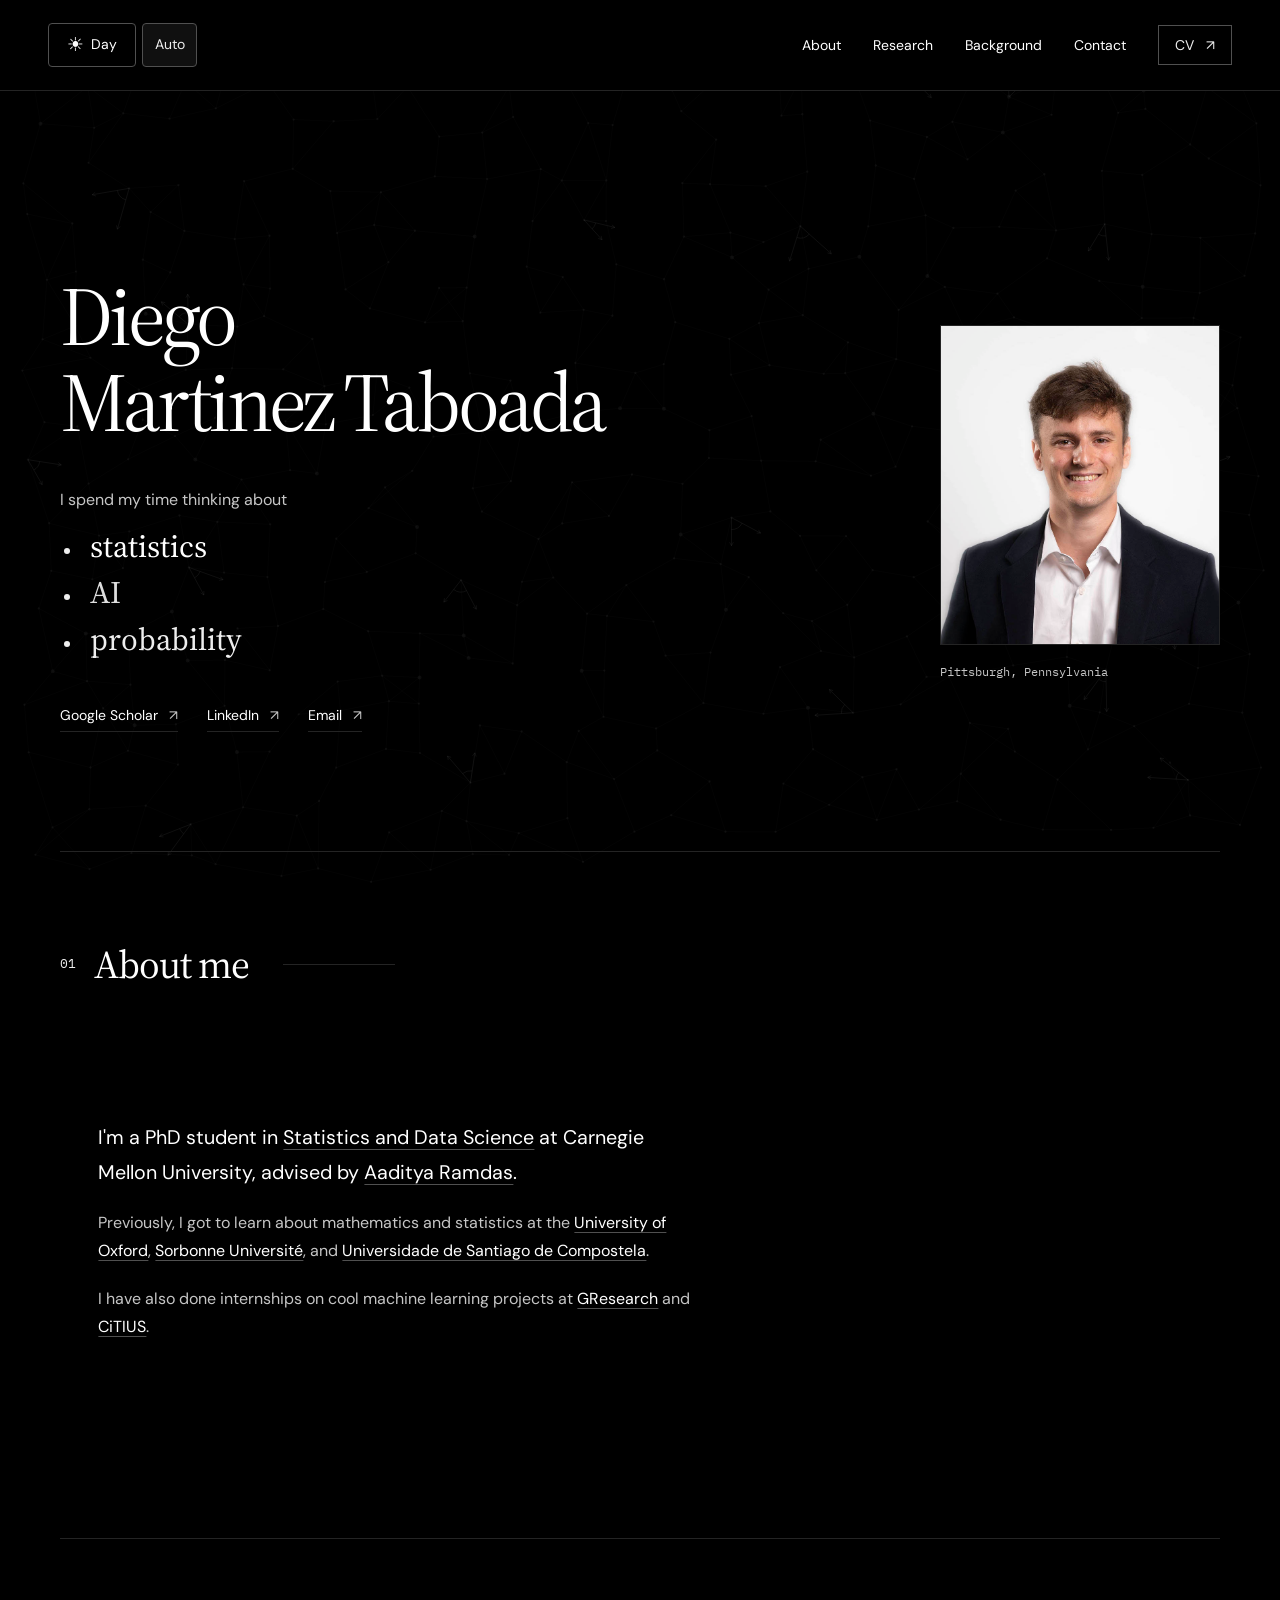
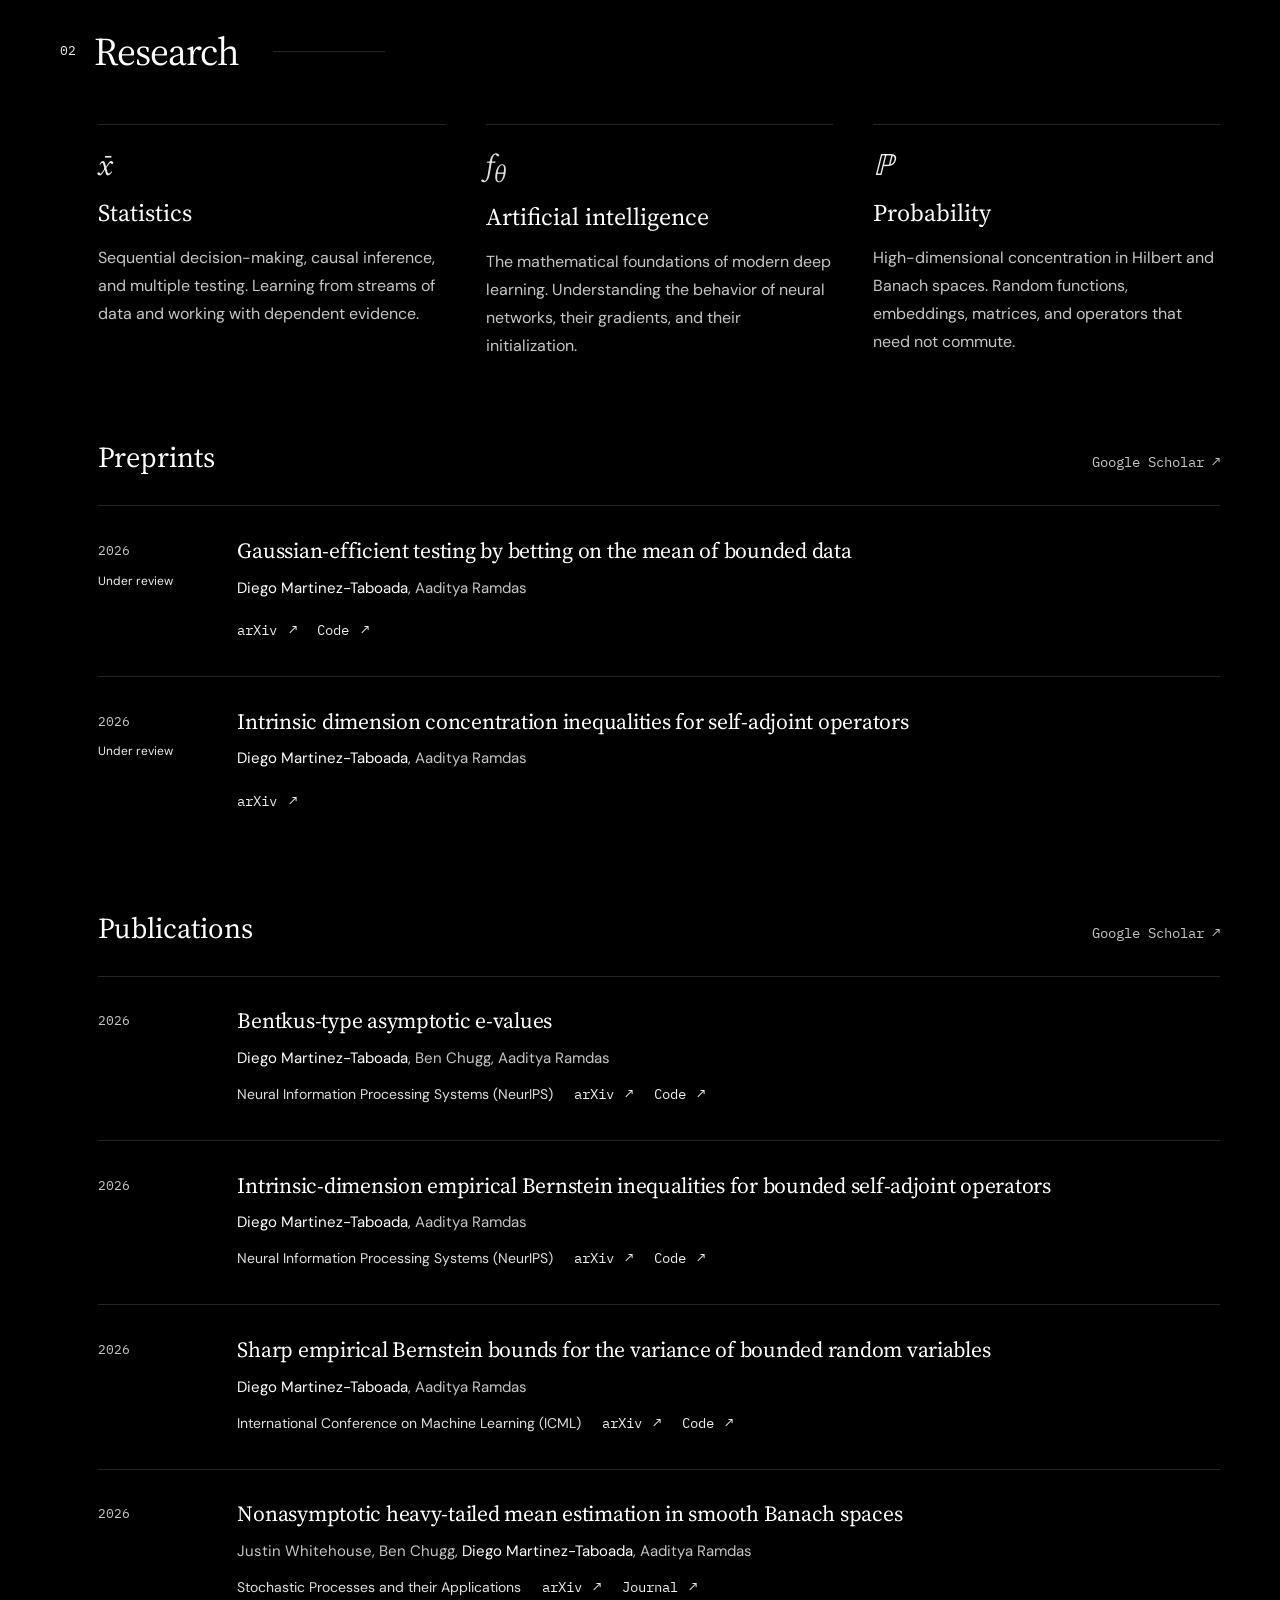
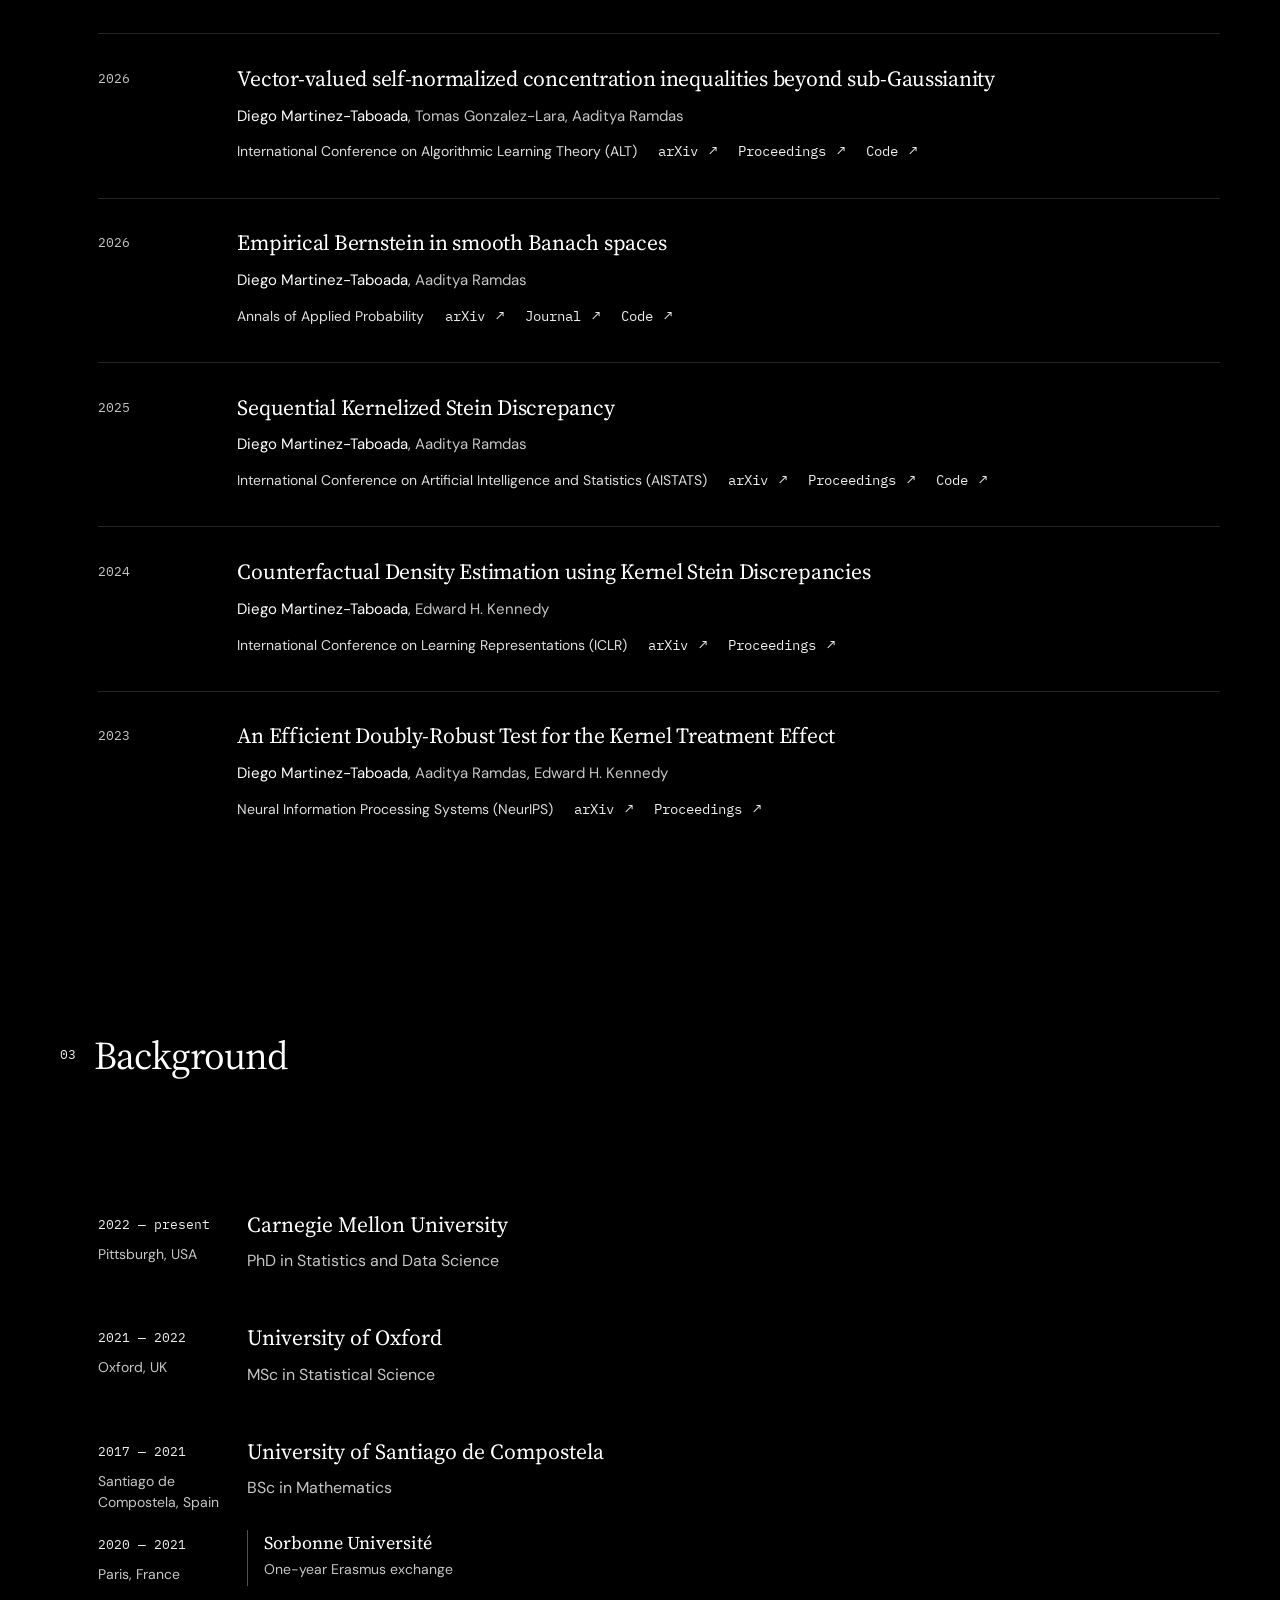
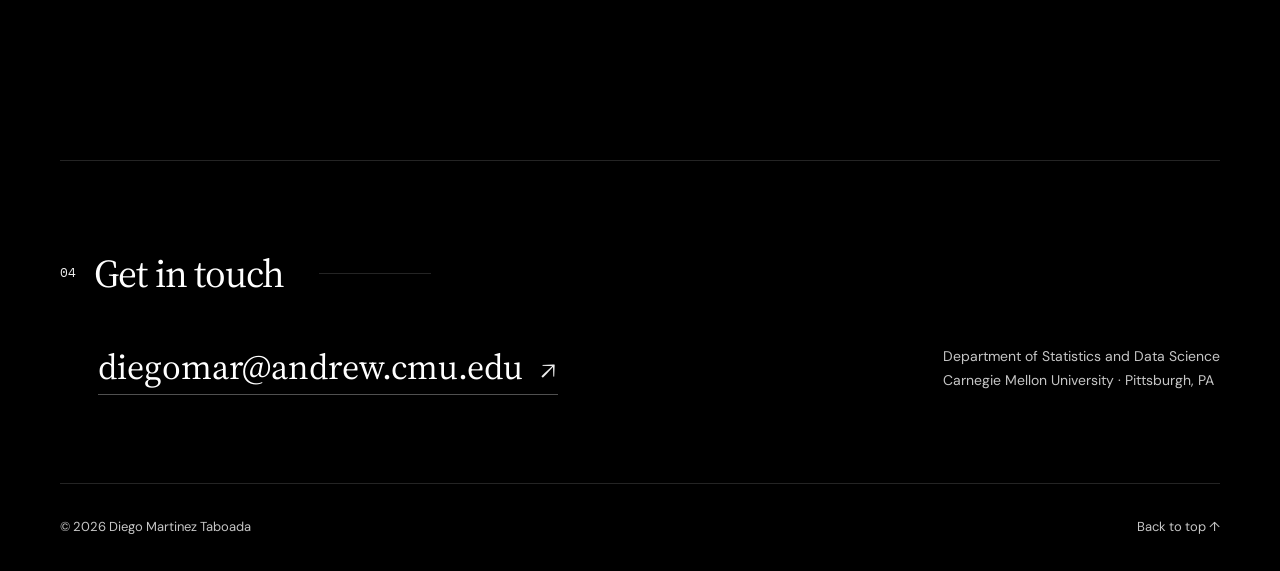
<file: index.html>
<!doctype html>
<html lang="en">
<head>
  <meta charset="utf-8">
  <meta name="viewport" content="width=device-width, initial-scale=1">
  <meta name="theme-color" content="#000000">
  <script src="theme.js"></script>
  <meta name="description" content="Diego Martinez Taboada — PhD student in Statistics and Data Science at Carnegie Mellon University. Research in statistics, artificial intelligence, and probability.">
  <title>Diego Martinez Taboada · Statistics, AI &amp; Probability</title>
  <link rel="icon" href="favicon.svg" type="image/svg+xml">
  <link rel="preconnect" href="https://fonts.googleapis.com">
  <link rel="preconnect" href="https://fonts.gstatic.com" crossorigin>
  <link href="https://fonts.googleapis.com/css2?family=DM+Sans:wght@400;450;500;600;700&amp;family=IBM+Plex+Mono:wght@400;500&amp;family=Source+Serif+4:ital,opsz,wght@0,8..60,400;0,8..60,500;0,8..60,600;1,8..60,400&amp;display=swap" rel="stylesheet">
  <link rel="stylesheet" href="styles.css">
  <script src="assets/math-network.js" defer></script>
  <script src="assets/shell-network.js" defer></script>
  <script src="background.js" defer></script>
  <script src="script.js" defer></script>
</head>
<body>
  <div class="math-background" aria-hidden="true"><canvas id="math-background"></canvas></div>
  <a class="skip-link" href="#main">Skip to content</a>
  <header class="site-header">
    <div class="header-inner">
      <div class="theme-controls" role="group" aria-label="Appearance" hidden>
        <button class="theme-toggle" data-theme-toggle type="button" aria-label="Switch to night mode"><span class="theme-icon" data-theme-icon aria-hidden="true">☾</span><span data-theme-label>Night</span></button>
        <button class="theme-auto" data-theme-auto type="button" aria-pressed="true" aria-label="Use local time for day and night" title="Follow local time: day from 7 a.m. to 7 p.m.">Auto</button>
      </div>
      <button class="nav-toggle" type="button" aria-controls="main-navigation" aria-expanded="false">Menu <span class="menu-icon" aria-hidden="true"></span></button>
      <nav class="navigation" id="main-navigation" aria-label="Main navigation">
        <a href="#about">About</a>
        <a href="#research">Research</a>
        <!-- Temporarily hidden; restore together with the notes section.
        <a href="#notes">Research notes</a>
        -->
        <a href="#education">Background</a>
        <a href="#contact">Contact</a>
        <a href="CV.pdf" class="cv-link" target="_blank" rel="noopener">CV <span aria-hidden="true">↗</span></a>
      </nav>
    </div>
  </header>

  <main id="main">
    <section class="hero wrap" id="home" aria-labelledby="hero-title">
      <div class="hero-copy">
        <h1 id="hero-title">Diego<br>Martinez Taboada</h1>
        <div class="focus-block">
          <p class="focus-lead">I spend my time thinking about</p>
          <ul class="focus-list" aria-label="Research interests">
            <li><span class="sr-only">statistics</span><span class="typed-phrase" aria-hidden="true" data-phrase="statistics">statistics</span></li>
            <li><span class="sr-only">AI</span><span class="typed-phrase" aria-hidden="true" data-phrase="AI">AI</span></li>
            <li><span class="sr-only">probability</span><span class="typed-phrase" aria-hidden="true" data-phrase="probability">probability</span></li>
          </ul>
        </div>
        <div class="hero-links">
          <a href="https://scholar.google.com/citations?user=9-p1MCsAAAAJ&amp;hl=en" target="_blank" rel="noopener">Google Scholar <span aria-hidden="true">↗</span></a>
          <a href="https://www.linkedin.com/in/diego-martinez-taboada/" target="_blank" rel="noopener">LinkedIn <span aria-hidden="true">↗</span></a>
          <a href="mailto:diegomar@andrew.cmu.edu">Email <span aria-hidden="true">↗</span></a>
        </div>
      </div>
      <figure class="portrait hero-portrait"><img src="profile.jpg" alt="Diego Martinez Taboada" width="280" height="320"><figcaption>Pittsburgh, Pennsylvania</figcaption></figure>
    </section>

    <section class="section wrap about-section" id="about" aria-labelledby="about-title">
      <div class="section-heading"><span class="section-number" aria-hidden="true">01</span><h2 id="about-title">About me</h2><span class="heading-rule"></span></div>
      <div class="about-grid">
        <div class="about-copy">
          <p class="lede">I'm a PhD student in <a href="https://www.cmu.edu/dietrich/statistics-datascience/index.html" target="_blank" rel="noopener">Statistics and Data Science</a> at Carnegie Mellon University, advised by <a href="https://www.stat.cmu.edu/~aramdas/" target="_blank" rel="noopener">Aaditya Ramdas</a>.</p>
          <p>Previously, I got to learn about mathematics and statistics at the <a href="https://www.stats.ox.ac.uk" target="_blank" rel="noopener">University of Oxford</a>, <a href="https://www.sorbonne-universite.fr/en" target="_blank" rel="noopener">Sorbonne Université</a>, and <a href="https://www.usc.gal/en" target="_blank" rel="noopener">Universidade de Santiago de Compostela</a>.</p>
          <p>I have also done internships on cool machine learning projects at <a href="https://www.gresearch.com" target="_blank" rel="noopener">GResearch</a> and <a href="https://citius.gal" target="_blank" rel="noopener">CiTIUS</a>.</p>
        </div>
        <div class="about-map" aria-hidden="true"><img src="assets/spain-network.svg" alt="" width="800" height="700" loading="lazy"></div>
      </div>
    </section>

    <section class="section wrap" id="research" aria-labelledby="research-title">
      <div class="section-heading"><span class="section-number" aria-hidden="true">02</span><h2 id="research-title">Research</h2><span class="heading-rule"></span></div>
      <div class="research-themes">
        <div class="research-theme"><span class="math-symbol" aria-hidden="true">x̄</span><h3>Statistics</h3><p>Sequential decision-making, causal inference, and multiple testing. Learning from streams of data and working with dependent evidence.</p></div>
        <div class="research-theme"><span class="math-symbol" aria-hidden="true">f<sub>θ</sub></span><h3>Artificial intelligence</h3><p>The mathematical foundations of modern deep learning. Understanding the behavior of neural networks, their gradients, and their initialization.</p></div>
        <div class="research-theme"><span class="math-symbol" aria-hidden="true">ℙ</span><h3>Probability</h3><p>High-dimensional concentration in Hilbert and Banach spaces. Random functions, embeddings, matrices, and operators that need not commute.</p></div>
      </div>

      <div class="paper-heading" id="preprints"><h3>Preprints</h3><a class="small-label scholar-link" href="https://scholar.google.com/citations?user=9-p1MCsAAAAJ&amp;hl=en" target="_blank" rel="noopener">Google Scholar <span aria-hidden="true">↗</span></a></div>
      <ol class="paper-list">
        <li class="paper">
          <div class="paper-year">2026<span class="paper-status">Under review</span></div>
          <div class="paper-content"><h4>Gaussian-efficient testing by betting on the mean of bounded data</h4><p class="paper-authors"><span class="me">Diego Martinez-Taboada</span>, Aaditya Ramdas</p><div class="paper-links"><a href="https://arxiv.org/abs/2608.21694" target="_blank" rel="noopener">arXiv <span aria-hidden="true">↗</span></a><a href="https://github.com/DMartinezT/betting" target="_blank" rel="noopener">Code <span aria-hidden="true">↗</span></a></div></div>
        </li>
        <li class="paper">
          <div class="paper-year">2026<span class="paper-status">Under review</span></div>
          <div class="paper-content"><h4>Intrinsic dimension concentration inequalities for self-adjoint operators</h4><p class="paper-authors"><span class="me">Diego Martinez-Taboada</span>, Aaditya Ramdas</p><div class="paper-links"><a href="https://arxiv.org/abs/2602.13465" target="_blank" rel="noopener">arXiv <span aria-hidden="true">↗</span></a></div></div>
        </li>
      </ol>

      <div class="paper-heading" id="publications"><h3>Publications</h3><a class="small-label scholar-link" href="https://scholar.google.com/citations?user=9-p1MCsAAAAJ&amp;hl=en" target="_blank" rel="noopener">Google Scholar <span aria-hidden="true">↗</span></a></div>
      <ol class="paper-list">
        <li class="paper">
          <div class="paper-year">2026</div>
          <div class="paper-content"><h4>Bentkus-type asymptotic e-values</h4><p class="paper-authors"><span class="me">Diego Martinez-Taboada</span>, Ben Chugg, Aaditya Ramdas</p><div class="paper-publication"><p class="paper-venue">Neural Information Processing Systems (NeurIPS)</p><div class="paper-links"><a href="https://arxiv.org/abs/2606.06332" target="_blank" rel="noopener">arXiv <span aria-hidden="true">↗</span></a><a href="https://github.com/DMartinezT/bentkus_evalues" target="_blank" rel="noopener">Code <span aria-hidden="true">↗</span></a></div></div></div>
        </li>
        <li class="paper">
          <div class="paper-year">2026</div>
          <div class="paper-content"><h4>Intrinsic-dimension empirical Bernstein inequalities for bounded self-adjoint operators</h4><p class="paper-authors"><span class="me">Diego Martinez-Taboada</span>, Aaditya Ramdas</p><div class="paper-publication"><p class="paper-venue">Neural Information Processing Systems (NeurIPS)</p><div class="paper-links"><a href="https://arxiv.org/abs/2605.15278" target="_blank" rel="noopener">arXiv <span aria-hidden="true">↗</span></a><a href="https://github.com/DMartinezT/empirical_bernstein_matrix" target="_blank" rel="noopener">Code <span aria-hidden="true">↗</span></a></div></div></div>
        </li>
        <li class="paper">
          <div class="paper-year">2026</div>
          <div class="paper-content"><h4>Sharp empirical Bernstein bounds for the variance of bounded random variables</h4><p class="paper-authors"><span class="me">Diego Martinez-Taboada</span>, Aaditya Ramdas</p><div class="paper-publication"><p class="paper-venue">International Conference on Machine Learning (ICML)</p><div class="paper-links"><a href="https://arxiv.org/abs/2505.01987" target="_blank" rel="noopener">arXiv <span aria-hidden="true">↗</span></a><a href="https://github.com/DMartinezT/emp_bernstein_variance" target="_blank" rel="noopener">Code <span aria-hidden="true">↗</span></a></div></div></div>
        </li>
        <li class="paper">
          <div class="paper-year">2026</div>
          <div class="paper-content"><h4>Nonasymptotic heavy-tailed mean estimation in smooth Banach spaces</h4><p class="paper-authors">Justin Whitehouse, Ben Chugg, <span class="me">Diego Martinez-Taboada</span>, Aaditya Ramdas</p><div class="paper-publication"><p class="paper-venue">Stochastic Processes and their Applications</p><div class="paper-links"><a href="https://arxiv.org/abs/2411.11271" target="_blank" rel="noopener">arXiv <span aria-hidden="true">↗</span></a><a href="https://www.sciencedirect.com/science/article/abs/pii/S0304414926000918" target="_blank" rel="noopener">Journal <span aria-hidden="true">↗</span></a></div></div></div>
        </li>
        <li class="paper">
          <div class="paper-year">2026</div>
          <div class="paper-content"><h4>Vector-valued self-normalized concentration inequalities beyond sub-Gaussianity</h4><p class="paper-authors"><span class="me">Diego Martinez-Taboada</span>, Tomas Gonzalez-Lara, Aaditya Ramdas</p><div class="paper-publication"><p class="paper-venue">International Conference on Algorithmic Learning Theory (ALT)</p><div class="paper-links"><a href="https://arxiv.org/abs/2511.03606" target="_blank" rel="noopener">arXiv <span aria-hidden="true">↗</span></a><a href="https://proceedings.mlr.press/v313/martinez-taboada26a.html" target="_blank" rel="noopener">Proceedings <span aria-hidden="true">↗</span></a><a href="https://github.com/DMartinezT/self_normalized" target="_blank" rel="noopener">Code <span aria-hidden="true">↗</span></a></div></div></div>
        </li>
        <li class="paper">
          <div class="paper-year">2026</div>
          <div class="paper-content"><h4>Empirical Bernstein in smooth Banach spaces</h4><p class="paper-authors"><span class="me">Diego Martinez-Taboada</span>, Aaditya Ramdas</p><div class="paper-publication"><p class="paper-venue">Annals of Applied Probability</p><div class="paper-links"><a href="https://arxiv.org/abs/2409.06060" target="_blank" rel="noopener">arXiv <span aria-hidden="true">↗</span></a><a href="https://projecteuclid.org/journals/annals-of-applied-probability/volume-36/issue-3/Empirical-Bernstein-in-smooth-Banach-spaces/10.1214/25-AAP2277.full" target="_blank" rel="noopener">Journal <span aria-hidden="true">↗</span></a><a href="https://github.com/DMartinezT/empirical_bernstein_smooth_banach_spaces" target="_blank" rel="noopener">Code <span aria-hidden="true">↗</span></a></div></div></div>
        </li>
        <li class="paper">
          <div class="paper-year">2025</div>
          <div class="paper-content"><h4>Sequential Kernelized Stein Discrepancy</h4><p class="paper-authors"><span class="me">Diego Martinez-Taboada</span>, Aaditya Ramdas</p><div class="paper-publication"><p class="paper-venue">International Conference on Artificial Intelligence and Statistics (AISTATS)</p><div class="paper-links"><a href="https://arxiv.org/abs/2409.17505" target="_blank" rel="noopener">arXiv <span aria-hidden="true">↗</span></a><a href="https://proceedings.mlr.press/v258/martinez-taboada25a.html" target="_blank" rel="noopener">Proceedings <span aria-hidden="true">↗</span></a><a href="https://github.com/DMartinezT/sequential_ksd" target="_blank" rel="noopener">Code <span aria-hidden="true">↗</span></a></div></div></div>
        </li>
        <li class="paper">
          <div class="paper-year">2024</div>
          <div class="paper-content"><h4>Counterfactual Density Estimation using Kernel Stein Discrepancies</h4><p class="paper-authors"><span class="me">Diego Martinez-Taboada</span>, Edward H. Kennedy</p><div class="paper-publication"><p class="paper-venue">International Conference on Learning Representations (ICLR)</p><div class="paper-links"><a href="https://arxiv.org/abs/2309.16129" target="_blank" rel="noopener">arXiv <span aria-hidden="true">↗</span></a><a href="https://proceedings.iclr.cc/paper_files/paper/2024/file/ff0da832a110c6537e885cdfbac80a94-Paper-Conference.pdf" target="_blank" rel="noopener">Proceedings <span aria-hidden="true">↗</span></a></div></div></div>
        </li>
        <li class="paper">
          <div class="paper-year">2023</div>
          <div class="paper-content"><h4>An Efficient Doubly-Robust Test for the Kernel Treatment Effect</h4><p class="paper-authors"><span class="me">Diego Martinez-Taboada</span>, Aaditya Ramdas, Edward H. Kennedy</p><div class="paper-publication"><p class="paper-venue">Neural Information Processing Systems (NeurIPS)</p><div class="paper-links"><a href="https://arxiv.org/abs/2304.13237" target="_blank" rel="noopener">arXiv <span aria-hidden="true">↗</span></a><a href="https://proceedings.neurips.cc/paper_files/paper/2023/file/bccdd196d798a51a4961989984a9ed4a-Paper-Conference.pdf" target="_blank" rel="noopener">Proceedings <span aria-hidden="true">↗</span></a></div></div></div>
        </li>
      </ol>
    </section>

    <!-- Research notes temporarily hidden. To restore, uncomment this section and its navigation link,
         then change Background and Contact section numbers back to 04 and 05.
    <section class="section wrap" id="notes" aria-labelledby="notes-title">
      <div class="section-heading"><span class="section-number" aria-hidden="true">03</span><h2 id="notes-title">Research notes</h2><span class="heading-rule"></span></div>
      <p class="notes-intro">Notes I've written with help from my generative friends, revisiting topics from the original papers and explaining them differently to help things click.</p>
      <ol class="paper-list">
        <li class="paper">
          <div class="note-meta">
            <time class="paper-year" datetime="2026-09-24">24 Sep 2026</time>
            <div class="paper-links"><a href="research_notes/nn_parametrization/ntk-and-lazy-training.html">Read note <span aria-hidden="true">→</span></a></div>
          </div>
          <div class="paper-content">
            <h3><a href="research_notes/nn_parametrization/ntk-and-lazy-training.html">NNGP, NTK, and lazy training: what exactly freezes?</a></h3>
            <p class="note-description">Why some wide networks follow their linearization, how parametrization selects the limit, and where feature learning enters.</p>
          </div>
        </li>
        <li class="paper">
          <div class="note-meta">
            <time class="paper-year" datetime="2026-09-24">24 Sep 2026</time>
            <div class="paper-links"><a href="research_notes/nn_parametrization/mean-field-feature-learning.html">Read note <span aria-hidden="true">→</span></a></div>
          </div>
          <div class="paper-content">
            <h3><a href="research_notes/nn_parametrization/mean-field-feature-learning.html">Mean-field feature learning: a network as a distribution of neurons</a></h3>
            <p class="note-description">How trainable neurons become a moving probability distribution, why the learning-rate clock matters, and how the two-layer mean-field limit connects to μP.</p>
          </div>
        </li>
        <li class="paper">
          <div class="note-meta">
            <time class="paper-year" datetime="2026-09-24">24 Sep 2026</time>
            <div class="paper-links"><a href="research_notes/nn_parametrization/dynamical-isometry.html">Read note <span aria-hidden="true">→</span></a></div>
          </div>
          <div class="paper-content">
            <h3><a href="research_notes/nn_parametrization/dynamical-isometry.html">Dynamical isometry: why variance preservation is insufficient</a></h3>
            <p class="note-description">From average gradient size to the full Jacobian spectrum: how initialization, nonlinear gates, and residual products shape the directions a network preserves or loses.</p>
          </div>
        </li>
        <li class="paper">
          <div class="note-meta">
            <time class="paper-year" datetime="2026-09-24">24 Sep 2026</time>
            <div class="paper-links"><a href="research_notes/nn_parametrization/normalization-and-residual-parametrization.html">Read note <span aria-hidden="true">→</span></a></div>
          </div>
          <div class="paper-content">
            <h3><a href="research_notes/nn_parametrization/normalization-and-residual-parametrization.html">Normalization and residual parametrization: how they change optimization</a></h3>
            <p class="note-description">The geometry of LayerNorm and RMSNorm, effective learning rates for scale-invariant weights, and the stability principles behind pre-LN, Fixup, and DeepNorm.</p>
          </div>
        </li>
        <li class="paper">
          <div class="note-meta">
            <time class="paper-year" datetime="2026-09-24">24 Sep 2026</time>
            <div class="paper-links"><a href="research_notes/nn_parametrization/spectral-scaling-and-optimizer-geometry.html">Read note <span aria-hidden="true">→</span></a></div>
          </div>
          <div class="paper-content">
            <h3><a href="research_notes/nn_parametrization/spectral-scaling-and-optimizer-geometry.html">Spectral scaling and optimizer geometry: another derivation of μP</a></h3>
            <p class="note-description">How matrix action and stable rank explain maximal-update scaling, and how operator norms connect SGD, Adam, and orthogonalized updates.</p>
          </div>
        </li>
        <li class="paper">
          <div class="note-meta">
            <time class="paper-year" datetime="2026-09-24">24 Sep 2026</time>
            <div class="paper-links"><a href="research_notes/nn_parametrization/next-follow-ups.html">Read list <span aria-hidden="true">→</span></a></div>
          </div>
          <div class="paper-content">
            <h3><a href="research_notes/nn_parametrization/next-follow-ups.html">Neural-network parametrization: next follow-ups</a></h3>
            <p class="note-description">A reading list on attention scaling, unit scaling and u-μP, finite-width effects, and compute-optimal scaling laws.</p>
          </div>
        </li>
        <li class="paper">
          <div class="note-meta">
            <time class="paper-year" datetime="2026-09-22">22 Sep 2026</time>
            <div class="paper-links"><a href="research_notes/nn_parametrization/deep-information-propagation.html">Read note <span aria-hidden="true">→</span></a></div>
          </div>
          <div class="paper-content">
            <h3><a href="research_notes/nn_parametrization/deep-information-propagation.html">Deep information propagation: from MLPs to residual networks</a></h3>
            <p class="note-description">How signals, input geometry, and gradients propagate through depth, and how residual scaling connects initialization to μP, Depth-μP, and CompleteP.</p>
          </div>
        </li>
        <li class="paper">
          <div class="note-meta">
            <time class="paper-year" datetime="2026-09-18">18 Sep 2026</time>
            <div class="paper-links"><a href="research_notes/nn_parametrization/completep.html">Read note <span aria-hidden="true">→</span></a></div>
          </div>
          <div class="paper-content">
            <h3><a href="research_notes/nn_parametrization/completep.html">CompleteP: keeping deep networks fully nonlinear during learning</a></h3>
            <p class="note-description">Why inverse-depth residual scaling preserves nonlinear learning, and how AdamW hyperparameters scale across width and depth.</p>
          </div>
        </li>
        <li class="paper">
          <div class="note-meta">
            <time class="paper-year" datetime="2026-09-17">17 Sep 2026</time>
            <div class="paper-links"><a href="research_notes/nn_parametrization/tensor-programs-iv-v.html">Read note <span aria-hidden="true">→</span></a></div>
          </div>
          <div class="paper-content">
            <h3><a href="research_notes/nn_parametrization/tensor-programs-iv-v.html">Tensor Programs IV &amp; V: why μP and μTransfer work</a></h3>
            <p class="note-description">A width-scaling derivation of μP initialization and learning-rate rules, and why they enable hyperparameter transfer.</p>
          </div>
        </li>
        <li class="paper">
          <div class="note-meta">
            <time class="paper-year" datetime="2026-09-17">17 Sep 2026</time>
            <div class="paper-links"><a href="research_notes/nn_parametrization/tensor-programs-vi.html">Read note <span aria-hidden="true">→</span></a></div>
          </div>
          <div class="paper-content">
            <h3><a href="research_notes/nn_parametrization/tensor-programs-vi.html">Tensor Programs VI: from infinite width to infinite depth</a></h3>
            <p class="note-description">A working intuition for Depth-μP, residual scaling, and feature learning in the infinite-depth limit.</p>
          </div>
        </li>
      </ol>
    </section>

    -->

    <section class="section wrap education-section" id="education" aria-labelledby="education-title">
      <div class="section-heading"><span class="section-number" aria-hidden="true">03</span><h2 id="education-title">Background</h2></div>
      <div class="education-grid">
        <ol class="education-list">
          <li>
            <div class="education-meta"><span class="education-year">2022 — present</span><span class="education-place">Pittsburgh, USA</span></div>
            <div><h3>Carnegie Mellon University</h3><p>PhD in Statistics and Data Science</p></div>
          </li>
          <li>
            <div class="education-meta"><span class="education-year">2021 — 2022</span><span class="education-place">Oxford, UK</span></div>
            <div><h3>University of Oxford</h3><p>MSc in Statistical Science</p></div>
          </li>
          <li>
            <div class="education-meta"><span class="education-year">2017 — 2021</span><span class="education-place">Santiago de Compostela, Spain</span></div>
            <div><h3>University of Santiago de Compostela</h3><p>BSc in Mathematics</p></div>
            <div class="education-exchange">
              <div class="education-meta"><span class="education-year">2020 — 2021</span><span class="education-place">Paris, France</span></div>
              <div class="education-exchange-copy"><h4>Sorbonne Université</h4><p>One-year Erasmus exchange</p></div>
            </div>
          </li>
        </ol>
        <div class="education-symbol" aria-hidden="true"><img src="assets/shell-network.svg" alt="" width="800" height="900" loading="lazy"></div>
      </div>
    </section>

    <section class="section wrap contact-section" id="contact" aria-labelledby="contact-title">
      <div class="section-heading"><span class="section-number" aria-hidden="true">04</span><h2 id="contact-title">Get in touch</h2><span class="heading-rule"></span></div>
      <div class="contact-body"><a class="email-link" href="mailto:diegomar@andrew.cmu.edu">diegomar@andrew.cmu.edu <span aria-hidden="true">↗</span></a><p>Department of Statistics and Data Science<br>Carnegie Mellon University · Pittsburgh, PA</p></div>
    </section>
  </main>

  <footer class="site-footer wrap"><p>© 2026 Diego Martinez Taboada</p><a href="#home">Back to top <span aria-hidden="true">↑</span></a></footer>
</body>
</html>
</file>
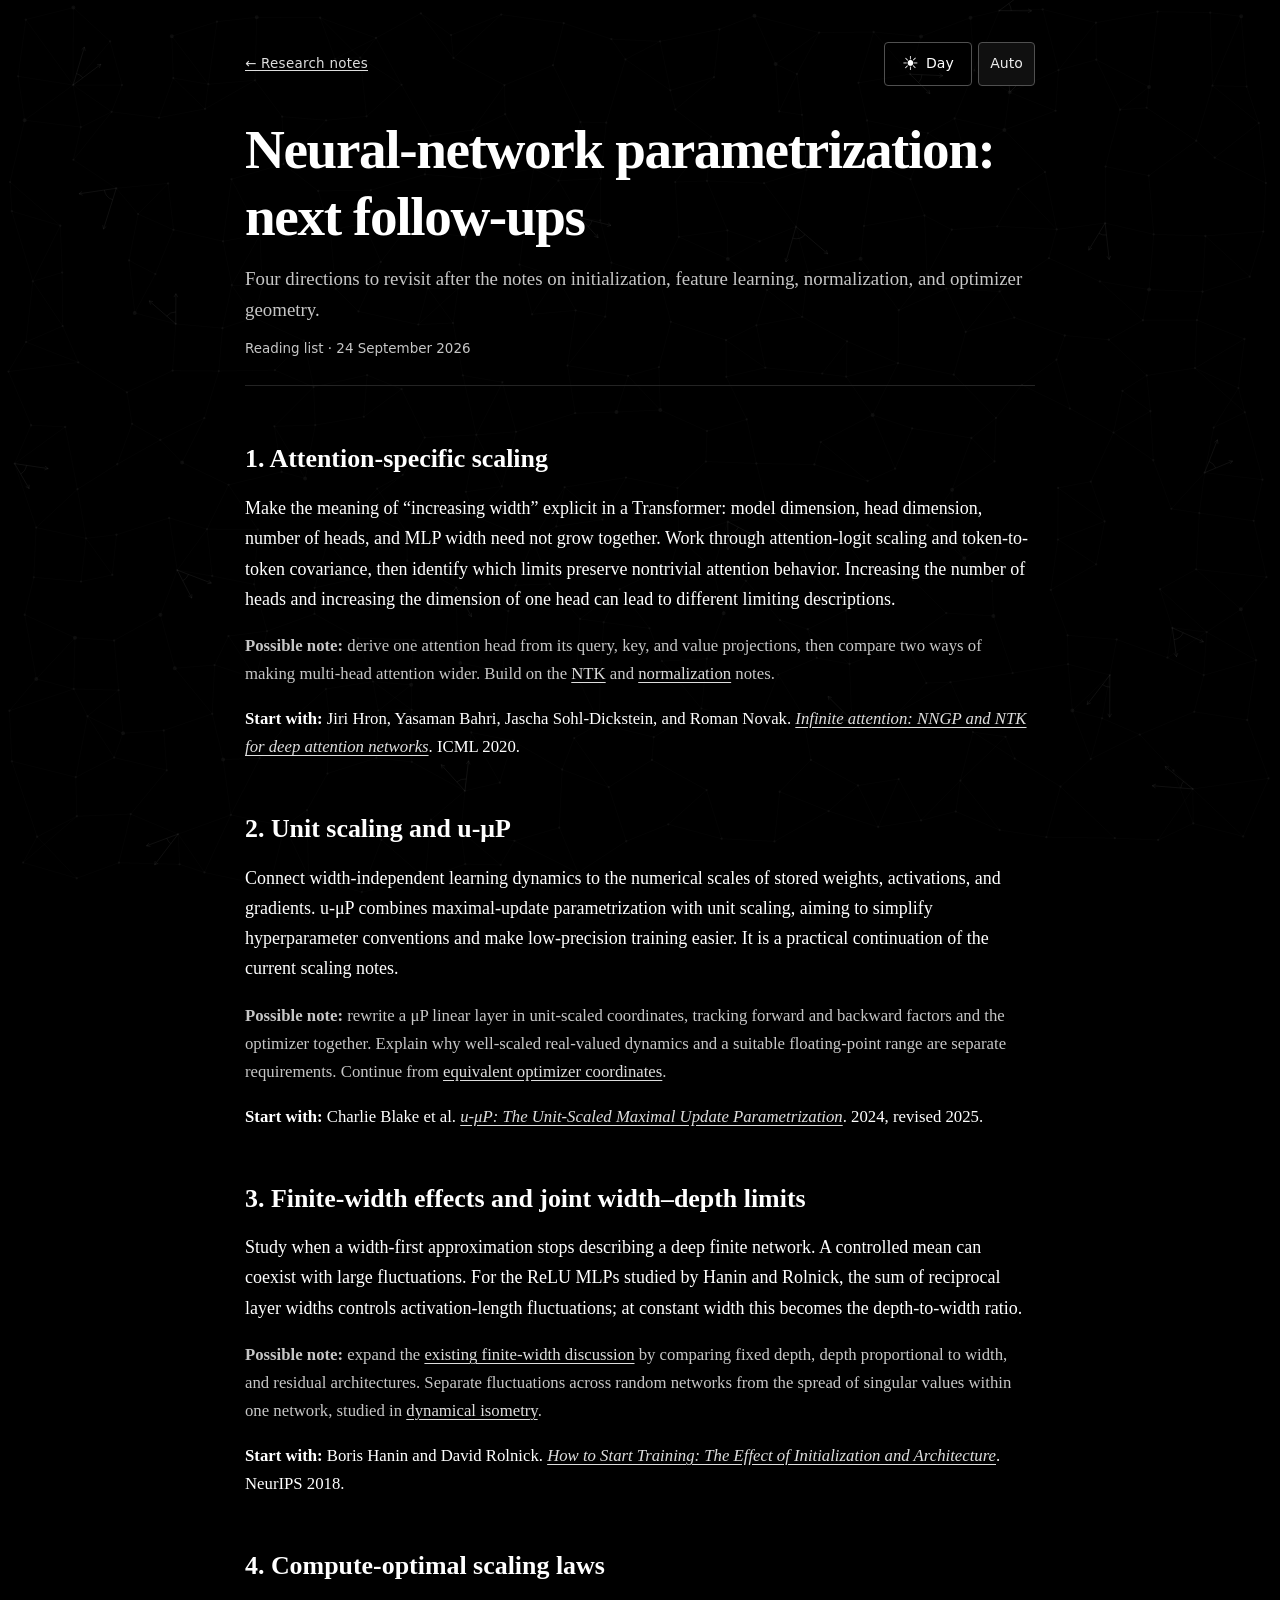
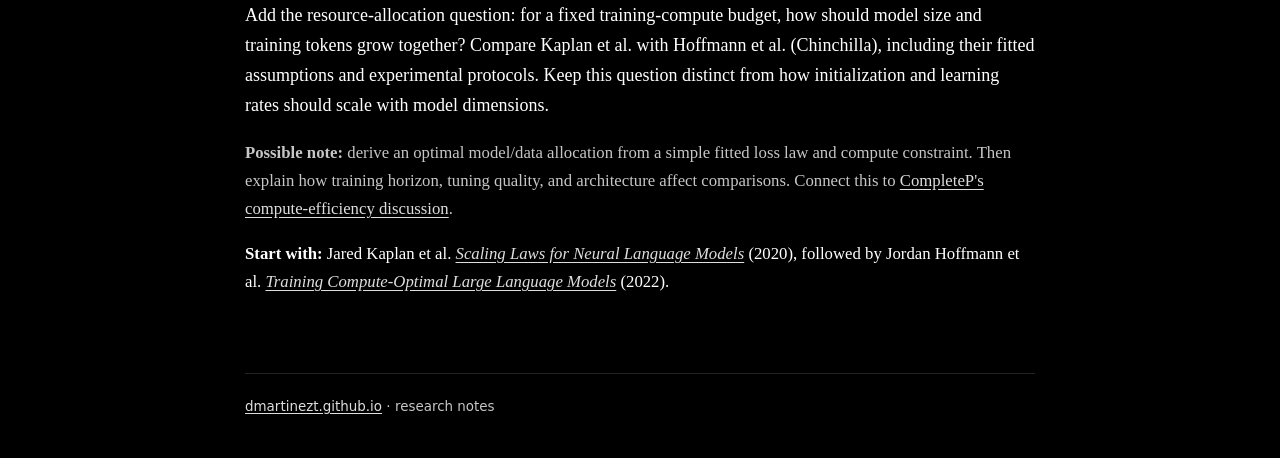
<file: research_notes/nn_parametrization/next-follow-ups.html>
<!doctype html>
<html lang="en">
<head>
  <meta charset="utf-8">
  <meta name="viewport" content="width=device-width, initial-scale=1">
  <meta name="theme-color" content="#000000">
  <meta name="description" content="Four next reading directions in large-network parametrization: attention scaling, unit scaling and u-μP, finite-width effects, and compute-optimal scaling laws.">
  <title>Neural-network parametrization: next follow-ups</title>
  <script src="../../theme.js"></script>
  <link rel="stylesheet" href="../../styles.css">
  <script src="../../assets/math-network.js" defer></script>
  <script src="../../background.js" defer></script>
  <style>
    * { box-sizing: border-box; }
    html { scroll-behavior: smooth; scroll-padding-top: 0; }
    body {
      margin: 0;
      background: var(--background);
      color: var(--text);
      font-family: Georgia, "Times New Roman", Times, serif;
      font-size: 18px;
      line-height: 1.68;
      -webkit-font-smoothing: antialiased;
    }
    main, header, footer {
      width: min(790px, calc(100% - 38px));
      margin-left: auto;
      margin-right: auto;
    }
    header { padding: 42px 0 24px; border-bottom: 1px solid var(--line); }
    .site-link, .meta, footer {
      font-family: ui-sans-serif, system-ui, -apple-system, BlinkMacSystemFont, "Segoe UI", sans-serif;
      font-size: .84rem;
    }
    .site-link { display: inline-block; letter-spacing: .02em; }
    h1, h2 {
      font-family: Georgia, "Times New Roman", Times, serif;
      line-height: 1.22;
      font-weight: 600;
      scroll-margin-top: 18px;
    }
    h1 { font-size: clamp(2.15rem, 7vw, 3.45rem); margin: 0 0 12px; letter-spacing: -.025em; }
    h2 { font-size: 1.62rem; margin: 2em 0 .65em; }
    p { margin: 1em 0; }
    .subtitle { font-size: 1.18rem; color: var(--muted); margin: 0 0 12px; }
    .meta, .small { color: var(--muted); }
    .small, .refs { font-size: .93em; }
    main { padding: 6px 0 60px; }
    a { color: var(--blue); text-decoration: underline; text-underline-offset: .16em; }
    a:hover { text-decoration-thickness: 2px; }
    footer { border-top: 1px solid var(--line); padding: 22px 0 40px; color: var(--muted); }
    @media (max-width: 620px) {
      body { font-size: 17px; }
      header { padding-top: 28px; }
    }
    @media print {
      body { color: #000; background: #fff; font-size: 11.5pt; }
      .subtitle, .meta, .small, footer { color: #444; }
      a { color: #000; text-decoration: none; }
      .note-toolbar, .math-background { display: none; }
      main, header, footer { width: 100%; }
      header { padding-top: 0; }
    }
    @media (prefers-reduced-motion: reduce) {
      html { scroll-behavior: auto; }
    }
  </style>
</head>
<body>
<div class="math-background" aria-hidden="true"><canvas id="math-background"></canvas></div>
<header>
  <div class="note-toolbar">
    <a class="site-link" href="../../index.html#notes">← Research notes</a>
    <div class="theme-controls" role="group" aria-label="Appearance" hidden>
      <button class="theme-toggle" data-theme-toggle type="button" aria-label="Switch to night mode"><span class="theme-icon" data-theme-icon aria-hidden="true">☾</span><span data-theme-label>Night</span></button>
      <button class="theme-auto" data-theme-auto type="button" aria-pressed="true" aria-label="Use local time for day and night" title="Follow local time: day from 7 a.m. to 7 p.m.">Auto</button>
    </div>
  </div>
  <h1>Neural-network parametrization: next follow-ups</h1>
  <p class="subtitle">Four directions to revisit after the notes on initialization, feature learning, normalization, and optimizer geometry.</p>
  <div class="meta">Reading list · 24 September 2026</div>
</header>

<main>
  <section id="attention">
    <h2>1. Attention-specific scaling</h2>
    <p>Make the meaning of “increasing width” explicit in a Transformer: model dimension, head dimension, number of heads, and MLP width need not grow together. Work through attention-logit scaling and token-to-token covariance, then identify which limits preserve nontrivial attention behavior. Increasing the number of heads and increasing the dimension of one head can lead to different limiting descriptions.</p>
    <p class="small"><strong>Possible note:</strong> derive one attention head from its query, key, and value projections, then compare two ways of making multi-head attention wider. Build on the <a href="ntk-and-lazy-training.html">NTK</a> and <a href="normalization-and-residual-parametrization.html">normalization</a> notes.</p>
    <p class="refs"><strong>Start with:</strong> Jiri Hron, Yasaman Bahri, Jascha Sohl-Dickstein, and Roman Novak. <a href="https://arxiv.org/abs/2006.10540"><em>Infinite attention: NNGP and NTK for deep attention networks</em></a>. ICML 2020.</p>
  </section>

  <section id="unit-scaling">
    <h2>2. Unit scaling and u-μP</h2>
    <p>Connect width-independent learning dynamics to the numerical scales of stored weights, activations, and gradients. u-μP combines maximal-update parametrization with unit scaling, aiming to simplify hyperparameter conventions and make low-precision training easier. It is a practical continuation of the current scaling notes.</p>
    <p class="small"><strong>Possible note:</strong> rewrite a μP linear layer in unit-scaled coordinates, tracking forward and backward factors and the optimizer together. Explain why well-scaled real-valued dynamics and a suitable floating-point range are separate requirements. Continue from <a href="spectral-scaling-and-optimizer-geometry.html#coordinates">equivalent optimizer coordinates</a>.</p>
    <p class="refs"><strong>Start with:</strong> Charlie Blake et al. <a href="https://arxiv.org/abs/2407.17465"><em>u-μP: The Unit-Scaled Maximal Update Parametrization</em></a>. 2024, revised 2025.</p>
  </section>

  <section id="finite-width">
    <h2>3. Finite-width effects and joint width–depth limits</h2>
    <p>Study when a width-first approximation stops describing a deep finite network. A controlled mean can coexist with large fluctuations. For the ReLU MLPs studied by Hanin and Rolnick, the sum of reciprocal layer widths controls activation-length fluctuations; at constant width this becomes the depth-to-width ratio.</p>
    <p class="small"><strong>Possible note:</strong> expand the <a href="deep-information-propagation.html#isometry">existing finite-width discussion</a> by comparing fixed depth, depth proportional to width, and residual architectures. Separate fluctuations across random networks from the spread of singular values within one network, studied in <a href="dynamical-isometry.html">dynamical isometry</a>.</p>
    <p class="refs"><strong>Start with:</strong> Boris Hanin and David Rolnick. <a href="https://arxiv.org/abs/1803.01719"><em>How to Start Training: The Effect of Initialization and Architecture</em></a>. NeurIPS 2018.</p>
  </section>

  <section id="compute-optimal">
    <h2>4. Compute-optimal scaling laws</h2>
    <p>Add the resource-allocation question: for a fixed training-compute budget, how should model size and training tokens grow together? Compare Kaplan et al. with Hoffmann et al. (Chinchilla), including their fitted assumptions and experimental protocols. Keep this question distinct from how initialization and learning rates should scale with model dimensions.</p>
    <p class="small"><strong>Possible note:</strong> derive an optimal model/data allocation from a simple fitted loss law and compute constraint. Then explain how training horizon, tuning quality, and architecture affect comparisons. Connect this to <a href="completep.html#evidence">CompleteP's compute-efficiency discussion</a>.</p>
    <p class="refs"><strong>Start with:</strong> Jared Kaplan et al. <a href="https://arxiv.org/abs/2001.08361"><em>Scaling Laws for Neural Language Models</em></a> (2020), followed by Jordan Hoffmann et al. <a href="https://arxiv.org/abs/2203.15556"><em>Training Compute-Optimal Large Language Models</em></a> (2022).</p>
  </section>
</main>

<footer>
  <a href="../../index.html">dmartinezt.github.io</a> · research notes
</footer>
</body>
</html>
</file>
<file: styles.css>
:root {
  color-scheme: light;
  --background: #f7f8fa;
  --surface: #eef1f4;
  --text: #25313b;
  --muted: #46535e;
  --accent: #804727;
  --blue: #315a72;
  --line: #d9dfe4;
  --line-strong: #98a9b5;
  --network-node: 100,122,139;
  --network-vector: 155,112,82;
  --network-filter: none;
  --serif: "Source Serif 4", Georgia, serif;
  --sans: "DM Sans", system-ui, sans-serif;
  --mono: "IBM Plex Mono", ui-monospace, monospace;
}
:root[data-theme="night"] {
  color-scheme: dark;
  --background: #000000;
  --surface: #101010;
  --text: #ffffff;
  --muted: #c6c6c6;
  --accent: #eeeeee;
  --blue: #dedede;
  --line: #242424;
  --line-strong: #505050;
  --network-node: 100,100,100;
  --network-vector: 100,100,100;
  --network-filter: grayscale(1) brightness(.65);
}
* { box-sizing: border-box; }
html { scroll-behavior: smooth; scroll-padding-top: 7rem; }
body { margin: 0; isolation: isolate; background: var(--background); color: var(--text); font-family: var(--sans); font-size: 1rem; line-height: 1.75; -webkit-font-smoothing: antialiased; }
.math-background { position: fixed; inset: 0; z-index: -1; pointer-events: none; overflow: hidden; }
.math-background canvas { display: block; width: 100%; height: 100%; }
.has-math-background .about-map img { visibility: hidden; }
.has-symbol-background .education-symbol img { visibility: hidden; }
::selection { color: var(--background); background: var(--accent); }
a { color: inherit; text-decoration: none; text-underline-offset: .24em; }
a:hover { color: var(--accent); }
a:focus-visible, button:focus-visible, summary:focus-visible { outline: 2px solid var(--accent); outline-offset: 6px; border-radius: 2px; }
button { font: inherit; }
img { display: block; max-width: 100%; }
p { margin: 0 0 1.25rem; }
h1, h2, h3 { font-family: var(--serif); font-weight: 400; }
.wrap { width: min(1160px, calc(100% - 7rem)); margin-inline: auto; }
.sr-only { position: absolute; width: 1px; height: 1px; padding: 0; margin: -1px; overflow: hidden; clip-path: inset(50%); white-space: nowrap; border: 0; }
.skip-link { position: fixed; left: 1rem; top: -6rem; background: var(--accent); color: var(--background); padding: .6rem 1rem; z-index: 20; }
.skip-link:focus { top: 1rem; }
.site-header { position: sticky; top: 0; z-index: 10; background: var(--background); border-bottom: 1px solid var(--line); }
.header-inner { width: min(1320px, calc(100% - 6rem)); margin: auto; min-height: 90px; display: flex; align-items: center; justify-content: space-between; gap: 2rem; }
.theme-controls { display: inline-flex; align-items: center; gap: .4rem; flex-shrink: 0; font-family: var(--sans); }
.theme-controls[hidden] { display: none; }
.theme-toggle, .theme-auto { min-height: 44px; padding: .4rem .7rem; border: 1px solid var(--line-strong); border-radius: 4px; background: transparent; color: var(--text); font-family: var(--sans); font-size: .875rem; line-height: 1.4; cursor: pointer; }
.theme-toggle { display: inline-flex; align-items: center; justify-content: center; gap: .45rem; min-width: 88px; }
.theme-toggle:hover, .theme-auto:hover { background: var(--surface); }
.theme-icon { font-size: 1.2rem; line-height: 1; }
.theme-auto { color: var(--muted); border-color: transparent; }
.theme-auto[aria-pressed="true"] { color: var(--accent); border-color: var(--line-strong); background: var(--surface); }
.note-toolbar { display: flex; flex-wrap: wrap; align-items: center; justify-content: space-between; gap: .75rem; margin-bottom: 30px; }
.note-toolbar .site-link { margin-bottom: 0; }
.wordmark { font-family: var(--serif); font-size: 2rem; line-height: 1; letter-spacing: -.08em; padding-right: .3rem; }
.navigation { display: flex; align-items: center; gap: 2rem; font-size: .875rem; }
.navigation a { padding-block: .45rem; }
.navigation a[aria-current="location"] { color: var(--accent); }
.navigation .cv-link { border: 1px solid var(--line-strong); padding: .45rem 1rem; color: var(--accent); }
.cv-link span { margin-left: .5rem; }
.nav-toggle { display: none; color: var(--text); background: transparent; border: 1px solid var(--line); padding: .5rem .75rem; cursor: pointer; font-size: .875rem; }
.menu-icon { width: 16px; height: 9px; border-block: 1px solid var(--accent); margin-left: .6rem; }
.hero { display: grid; grid-template-columns: minmax(0, 1fr) 280px; gap: 3rem 4rem; align-items: center; padding-top: 6rem; padding-bottom: 2rem; min-height: 760px; }
.hero-copy { min-width: 0; }
.hero-portrait { width: 100%; }
h1 { margin: 0 0 2rem; font-size: clamp(3.5rem, 6.5vw, 5.65rem); line-height: 1.03; letter-spacing: -.05em; font-weight: 400; }
.focus-block { margin-top: 2.5rem; }
.focus-lead { font-size: 1rem; color: var(--muted); margin-bottom: .55rem; }
.focus-list { padding: 0 0 0 1.45rem; margin: 0; list-style: disc; font-family: var(--serif); font-size: clamp(1.5rem, 2.5vw, 1.95rem); line-height: 1.5; }
.focus-list li { padding-left: .4rem; min-height: 1.5em; }
.focus-list li::marker { color: var(--accent); font-size: .55em; }
.focus-list li:nth-child(2) { color: var(--blue); }
.focus-list li:nth-child(3) { color: var(--accent); }
.focus-list li.is-pending { visibility: hidden; }
.typed-phrase.is-typing::after { content: ""; display: inline-block; width: 1px; height: .85em; margin-left: .12em; background: var(--accent); }
.hero-links { display: flex; flex-wrap: wrap; gap: .6rem 1.8rem; margin-top: 2.5rem; font-size: .875rem; }
.hero-links a { border-bottom: 1px solid var(--line); padding-bottom: .2rem; }
.hero-links span { padding-left: .45rem; color: var(--muted); }
.section { padding-block: 5.5rem; border-top: 1px solid var(--line); }
.section-heading { display: flex; align-items: center; gap: 1.15rem; margin-bottom: 2.7rem; }
.section-number { font-family: var(--mono); font-size: .8125rem; color: var(--accent); }
.section-heading h2 { font-size: 2.45rem; letter-spacing: -.03em; line-height: 1.25; margin: 0; }
.heading-rule { height: 1px; width: 7rem; margin-left: 1rem; background: var(--line); }
.about-grid { display: grid; grid-template-columns: minmax(0, 1.25fr) minmax(0, 1fr); align-items: center; gap: 3rem; padding-left: 2.4rem; }
.about-map { width: 100%; opacity: .68; pointer-events: none; }
.about-map img { width: 100%; height: auto; filter: var(--network-filter); }
.about-copy { max-width: 660px; color: var(--muted); }
.about-copy .lede { color: var(--text); font-size: 1.23rem; line-height: 1.75; }
.about-copy a { color: var(--text); text-decoration: underline; text-decoration-color: var(--line-strong); }
.about-copy a:hover { color: var(--accent); text-decoration-color: var(--accent); }
.portrait { margin: 0; }
.portrait img { width: 100%; height: auto; aspect-ratio: 7 / 8; object-fit: cover; object-position: 50% 42%; border: 1px solid var(--line); }
.portrait figcaption { color: var(--muted); font-family: var(--mono); font-size: .75rem; margin-top: 1rem; }
.research-themes { display: grid; grid-template-columns: repeat(3, minmax(0, 1fr)); gap: 2.5rem; margin: 3rem 0 4.5rem 2.4rem; }
.research-theme { border-top: 1px solid var(--line); padding-top: 1.2rem; }
.math-symbol { font-family: var(--serif); font-style: italic; font-size: 1.8rem; color: var(--accent); line-height: 1.5; }
.research-theme:nth-child(2) .math-symbol { color: var(--blue); }
.research-theme h3 { font-size: 1.5rem; line-height: 1.3; margin: .6rem 0 1rem; }
.research-theme p { color: var(--muted); margin: 0; font-size: 1rem; }
.paper-heading { display: flex; flex-wrap: wrap; justify-content: space-between; align-items: baseline; gap: .5rem 1rem; margin: 3.5rem 0 1.4rem 2.4rem; scroll-margin-top: 7rem; }
.paper-heading h3 { margin: 0; font-size: 1.8rem; }
.small-label { font-family: var(--mono); font-size: .75rem; color: var(--muted); }
.scholar-link { font-size: .875rem; }
.paper-list { list-style: none; padding: 0; margin: 0 0 0 2.4rem; }
.paper { display: grid; grid-template-columns: 115px minmax(0, 1fr); gap: 1.5rem; padding-block: 1.85rem; border-top: 1px solid var(--line); }
.paper-year { color: var(--muted); font-family: var(--mono); font-size: .8125rem; padding-top: .25rem; }
.paper-status { display: block; font-family: var(--sans); font-size: .75rem; color: var(--accent); margin-top: .5rem; }
.paper-content h3, .paper-content h4 { margin: 0 0 .6rem; font-family: var(--serif); font-size: 1.35rem; line-height: 1.4; font-weight: 400; letter-spacing: -.012em; }
.paper-authors { color: var(--muted); font-size: .9375rem; line-height: 1.7; margin: 0 0 .35rem; }
.paper-authors .me { color: var(--text); }
.paper-publication { display: flex; flex-wrap: wrap; align-items: baseline; gap: .35rem 1.3rem; margin-top: .4rem; }
.paper-venue { color: var(--blue); font-size: .875rem; margin: 0; }
.paper-links { display: flex; flex-wrap: wrap; gap: .4rem 1.3rem; margin-top: .8rem; }
.paper-publication .paper-links { margin-top: 0; }
.paper-links a { font-family: var(--mono); font-size: .875rem; color: var(--accent); padding-block: .25rem; }
.paper-links a:hover { color: var(--text); text-decoration: underline; }
.paper-links span { margin-left: .2rem; }
.note-description { color: var(--muted); margin: 0; }
.note-meta .paper-year { display: block; }
.note-meta .paper-links { margin-top: .25rem; }
.notes-intro { max-width: 54ch; font-family: var(--serif); font-size: 1.5rem; line-height: 1.4; margin: 0 0 1.6rem 2.4rem; }
.muted { color: var(--muted); margin: 0; }
.education-section { border-top: 0; }
.education-grid { display: grid; grid-template-columns: minmax(0, 1.2fr) minmax(0, 1fr); gap: 3rem; align-items: center; padding-left: 2.4rem; }
.education-list { list-style: none; padding: 0; margin: 0; }
.education-list li { display: grid; grid-template-columns: 125px minmax(0, 1fr); gap: 1rem 1.5rem; padding-block: 1.5rem; align-items: start; }
.education-list li:first-child { padding-top: 0; }
.education-list li:last-child { padding-bottom: 0; }
.education-list h3 { font-size: 1.35rem; line-height: 1.4; margin: 0 0 .45rem; }
.education-list p { color: var(--muted); margin: 0; }
.education-meta { padding-top: .25rem; }
.education-year { display: block; font-family: var(--mono); font-size: .8125rem; color: var(--accent); }
.education-place { display: block; font-size: .875rem; line-height: 1.55; color: var(--muted); text-align: left; margin-top: .45rem; }
.education-exchange { grid-column: 1 / -1; display: grid; grid-template-columns: 125px minmax(0, 1fr); gap: 1.5rem; }
.education-exchange-copy { padding-left: 1rem; border-left: 1px solid var(--line-strong); }
.education-exchange h4 { font-family: var(--serif); font-size: 1.125rem; font-weight: 400; margin: 0 0 .2rem; line-height: 1.4; }
.education-exchange p { font-size: .875rem; line-height: 1.6; }
.education-symbol { width: 100%; opacity: .68; pointer-events: none; }
.education-symbol img { width: 100%; height: auto; filter: var(--network-filter); }
.contact-body { margin-left: 2.4rem; display: flex; flex-wrap: wrap; justify-content: space-between; align-items: center; gap: 2rem; }
.email-link { font-family: var(--serif); font-size: clamp(1.25rem, 3vw, 2.2rem); line-height: 1.5; overflow-wrap: anywhere; border-bottom: 1px solid var(--line-strong); }
.email-link span { color: var(--accent); font-size: .8em; margin-left: .5rem; }
.contact-body p { color: var(--muted); font-size: .875rem; margin: 0; }
.site-footer { padding-block: 2rem; display: flex; flex-wrap: wrap; justify-content: space-between; gap: 1rem; border-top: 1px solid var(--line); color: var(--muted); font-size: .8125rem; }
.site-footer p { margin: 0; }
@media (min-width: 1600px) { .hero { padding-top: 7rem; } }
@media (max-width: 1000px) {
  .wrap { width: calc(100% - 5rem); }
  .header-inner { width: calc(100% - 4rem); }
  .navigation { gap: 1.2rem; }
  .hero { grid-template-columns: minmax(0, 1fr) 220px; column-gap: 2rem; }
  .about-grid { gap: 3rem; padding-left: 0; }
  .research-themes, .paper-heading, .paper-list, .notes-intro, .education-list, .contact-body { margin-left: 0; }
  .research-themes { gap: 1.5rem; }
  .education-grid { padding-left: 0; gap: 2rem; }
  .education-list li { grid-template-columns: 1fr; gap: .6rem; }
  .education-exchange { grid-template-columns: 1fr; gap: .5rem; margin-top: .4rem; padding-left: 1rem; border-left: 1px solid var(--line-strong); }
  .education-exchange-copy { padding-left: 0; border-left: 0; }
  .education-meta { padding-top: 0; }
}
@media (max-width: 700px) {
  html { scroll-padding-top: 8rem; }
  .wrap, .header-inner { width: calc(100% - 2.5rem); }
  .header-inner { min-height: 76px; gap: 1rem; flex-wrap: wrap; padding-block: 1rem; }
  .wordmark { font-size: 1.75rem; }
  .navigation { gap: .65rem 1rem; font-size: .875rem; flex-wrap: wrap; }
  .navigation { width: 100%; display: grid; grid-template-columns: repeat(2, minmax(0, 1fr)); padding-top: 1rem; }
  .navigation a { padding: .55rem .2rem; }
  .navigation .cv-link { width: fit-content; padding-inline: .8rem; }
  .js-nav .nav-toggle { display: flex; align-items: center; }
  .js-nav .navigation:not(.is-open) { display: none; }
  .hero { grid-template-columns: 1fr; gap: 2rem; padding-top: 3.5rem; min-height: auto; padding-bottom: 2rem; }
  h1 { font-size: clamp(2.5rem, 8.8vw, 3.8rem); line-height: 1.08; letter-spacing: -.045em; }
  .hero-portrait { width: min(100%, 220px); }
  .focus-block { margin-top: 2rem; }
  .focus-list { font-size: clamp(1.28rem, 4.5vw, 1.8rem); }
  .hero-links { gap: .65rem 1.3rem; margin-top: 2rem; }
  .section { padding-block: 3.5rem; }
  .section-heading { gap: .8rem; margin-bottom: 2rem; }
  .section-heading h2 { font-size: 2rem; }
  .heading-rule { flex: 1; max-width: 5rem; margin-left: .5rem; }
  .about-grid { grid-template-columns: 1fr; gap: 1.5rem; }
  .about-copy .lede { font-size: 1.125rem; }
  .about-map { max-width: 420px; justify-self: center; }
  .research-themes { grid-template-columns: 1fr; gap: 1.6rem; margin-top: 2rem; margin-bottom: 3rem; }
  .research-theme { display: grid; grid-template-columns: 35px 1fr; column-gap: .8rem; }
  .research-theme h3 { margin-top: .3rem; }
  .research-theme p { grid-column: 2; }
  .paper-heading { margin-top: 2.5rem; }
  .paper { grid-template-columns: 1fr; gap: .65rem; padding-block: 1.5rem; }
  .paper-year { display: flex; gap: .8rem; align-items: baseline; padding-top: 0; }
  .paper-status { margin: 0; }
  .paper-content h3, .paper-content h4 { font-size: 1.25rem; }
  .paper-links a { padding-block: .5rem; }
  .education-list li { grid-template-columns: 1fr; gap: .5rem; }
  .education-grid { grid-template-columns: 1fr; gap: 2rem; }
  .education-symbol { width: min(100%, 420px); justify-self: center; }
  .contact-body { gap: 1.4rem; }
}
@media (prefers-reduced-motion: reduce) {
  html { scroll-behavior: auto; }
  *, *::before, *::after { animation: none !important; transition: none !important; }
}
@media print {
  :root, :root[data-theme] {
    color-scheme: light;
    --background: #ffffff;
    --surface: #f4f4f4;
    --text: #000000;
    --muted: #444444;
    --accent: #000000;
    --blue: #000000;
    --line: #cccccc;
    --line-strong: #777777;
  }
  .math-background, .theme-controls, .note-toolbar { display: none; }
}
</file>
